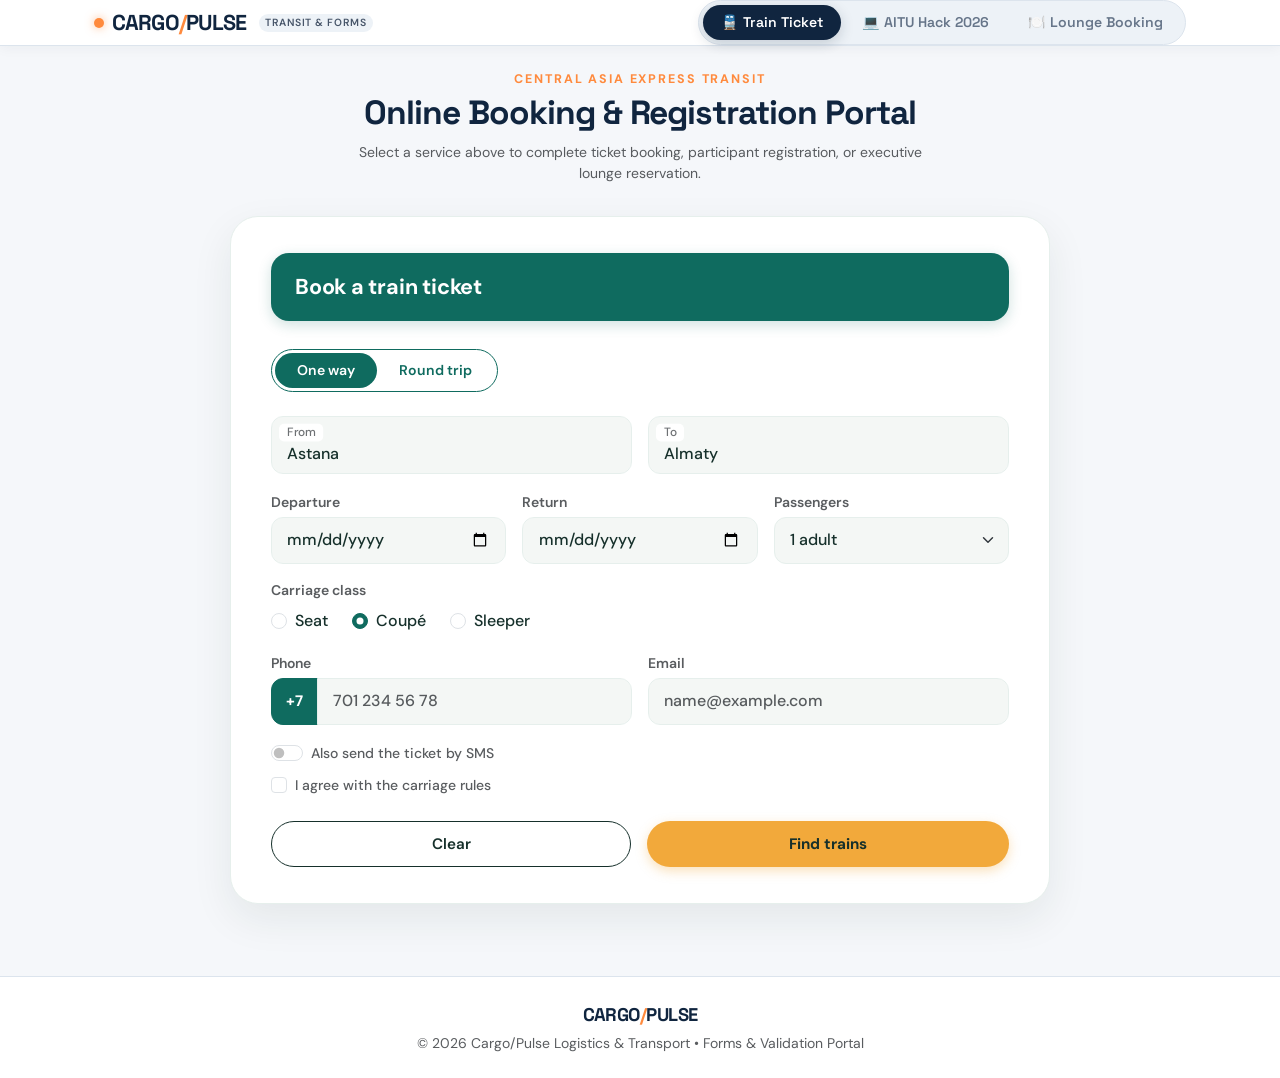
<file: index.html>
<!DOCTYPE html>
<html lang="en">
<head>
  <meta charset="UTF-8">
  <meta name="viewport" content="width=device-width, initial-scale=1.0">
  <title>SPEED CARGO — Forms & Validation | Assignment #4</title>

  <link href="https://cdn.jsdelivr.net/npm/bootstrap@5.3.3/dist/css/bootstrap.min.css" rel="stylesheet" integrity="sha384-QWTKZyjpPEjISv5WaRU9OFeRpok6YctnYmDr5pNlyT2bRjXh0JMhjY6hW+ALEwIH" crossorigin="anonymous">

  <link rel="stylesheet" href="css/custom.css">

  <style>
    .tab-content-pane {
      display: none;
    }
    .tab-content-pane.active {
      display: block;
    }
  </style>
</head>
<body>

  <header class="cargo-nav py-2.5 sticky-top">
    <div class="container px-3 px-md-4 d-flex flex-wrap align-items-center justify-content-between gap-3">
      <a class="navbar-brand text-decoration-none d-flex align-items-center gap-2 m-0" href="index.html">
        <span style="display:inline-block; width:10px; height:10px; background-color:#FF8A3D; border-radius:50%; box-shadow: 0 0 10px rgba(255,138,61,0.6);"></span>
        <span class="cargo-brand-text">CARGO<span>/</span>PULSE</span>
        <span class="badge rounded-pill text-uppercase ms-1" style="font-size: 0.65rem; background-color: #EDF2F7; color: #475569; letter-spacing: 0.05em; font-weight: 600;">Transit &amp; Forms</span>
      </a>

      <nav class="cargo-tabs-wrapper d-flex align-items-center flex-wrap gap-1">
        <button type="button" class="cargo-nav-link active border-0" onclick="showTab('train')">🚆 Train Ticket</button>
        <button type="button" class="cargo-nav-link border-0" onclick="showTab('hackathon')">💻 AITU Hack 2026</button>
        <button type="button" class="cargo-nav-link border-0" onclick="showTab('cafe')">🍽️ Lounge Booking</button>
      </nav>
    </div>
  </header>

  <div class="text-center pt-4 pb-2 px-3">
    <div class="text-uppercase fw-bold" style="letter-spacing: 0.15em; color: #FF8A3D; font-size: 0.78rem;">Central Asia Express Transit</div>
    <h1 class="fw-bold mt-1 mb-2" style="font-family: 'Space Grotesk', sans-serif; color: #10253F; font-size: 2.1rem; letter-spacing: -0.03em;">Online Booking &amp; Registration Portal</h1>
    <p class="text-muted small mx-auto mb-0" style="max-width: 580px;">Select a service above to complete ticket booking, participant registration, or executive lounge reservation.</p>
  </div>

  <main class="container py-4">

    <div id="tab-train" class="tab-content-pane active">
      <div class="train-booking-wrapper">

        <div class="train-card" style="color: #16302B;">

          <div class="train-header-banner">
            Book a train ticket
          </div>

          <form action="#" method="post">

            <div class="mb-4">
              <div class="trip-type-segmented" role="radiogroup" aria-label="Trip type selection">
                <input type="radio" class="btn-check" name="tripType" id="oneWay" value="oneWay" checked required>
                <label class="btn btn-trip" for="oneWay">One way</label>

                <input type="radio" class="btn-check" name="tripType" id="roundTrip" value="roundTrip" required>
                <label class="btn btn-trip" for="roundTrip">Round trip</label>
              </div>
            </div>

            <div class="row g-3 mb-3">
              <div class="col-12 col-md-6">
                <div class="form-floating">
                  <input type="text" class="form-control" id="fromStation" name="fromStation" placeholder="Astana" value="Astana" required>
                  <label for="fromStation">From</label>
                </div>
              </div>
              <div class="col-12 col-md-6">
                <div class="form-floating">
                  <input type="text" class="form-control" id="toStation" name="toStation" placeholder="Almaty" value="Almaty" required>
                  <label for="toStation">To</label>
                </div>
              </div>
            </div>

            <div class="row g-3 mb-3">
              <div class="col-12 col-md-4">
                <label for="departureDate" class="form-label small text-muted fw-semibold mb-1">Departure</label>
                <input type="date" class="form-control" id="departureDate" name="departureDate" required>
              </div>
              <div class="col-12 col-md-4">
                <label for="returnDate" class="form-label small text-muted fw-semibold mb-1">Return</label>
                <input type="date" class="form-control" id="returnDate" name="returnDate">
              </div>
              <div class="col-12 col-md-4">
                <label for="passengersCount" class="form-label small text-muted fw-semibold mb-1">Passengers</label>
                <select class="form-select" id="passengersCount" name="passengersCount" required>
                  <option value="1 adult" selected>1 adult</option>
                  <option value="2 adults">2 adults</option>
                  <option value="3 adults">3 adults</option>
                  <option value="4 adults">4 adults</option>
                  <option value="5 adults">5 adults</option>
                  <option value="6 adults">6 adults</option>
                </select>
              </div>
            </div>

            <div class="mb-3">
              <div id="carriageClassLegend" class="form-label small text-muted fw-semibold mb-2">Carriage class</div>
              <div class="d-flex flex-wrap gap-4" role="radiogroup" aria-labelledby="carriageClassLegend">
                <div class="form-check">
                  <input class="form-check-input" type="radio" name="carriageClass" id="classSeat" value="Seat" required>
                  <label class="form-check-label" for="classSeat">Seat</label>
                </div>
                <div class="form-check">
                  <input class="form-check-input" type="radio" name="carriageClass" id="classCoupe" value="Coupe" checked required>
                  <label class="form-check-label" for="classCoupe">Coupé</label>
                </div>
                <div class="form-check">
                  <input class="form-check-input" type="radio" name="carriageClass" id="classSleeper" value="Sleeper" required>
                  <label class="form-check-label" for="classSleeper">Sleeper</label>
                </div>
              </div>
            </div>

            <div class="row g-3 mb-3">
              <div class="col-12 col-md-6">
                <label for="phoneInput" class="form-label small text-muted fw-semibold mb-1">Phone</label>
                <div class="input-group">
                  <span class="input-group-text custom-prefix-box" id="phonePrefix">+7</span>
                  <input type="tel" class="form-control" id="phoneInput" name="phone" placeholder="701 234 56 78" aria-describedby="phonePrefix" required>
                </div>
              </div>
              <div class="col-12 col-md-6">
                <label for="emailInput" class="form-label small text-muted fw-semibold mb-1">Email</label>
                <input type="email" class="form-control" id="emailInput" name="email" placeholder="name@example.com" required>
              </div>
            </div>

            <div class="form-check form-switch mb-2">
              <input class="form-check-input" type="checkbox" role="switch" id="smsTicket" name="smsTicket">
              <label class="form-check-label small text-muted" for="smsTicket">Also send the ticket by SMS</label>
            </div>

            <div class="form-check mb-4">
              <input class="form-check-input" type="checkbox" id="carriageRules" name="carriageRules" required>
              <label class="form-check-label small text-muted" for="carriageRules">I agree with the carriage rules</label>
            </div>

            <div class="d-flex flex-column-reverse flex-md-row justify-content-md-end gap-2 gap-md-3 mt-4">
              <button type="reset" class="btn btn-clear w-100 w-md-auto">Clear</button>
              <button type="submit" class="btn btn-find-trains w-100 w-md-auto">Find trains</button>
            </div>

          </form>

        </div>

      </div>
    </div>

    <div id="tab-hackathon" class="tab-content-pane">
      <div class="task2-wrapper">

        <div class="task2-card mb-5" style="color: #16302B;">
          <h2 class="h4 fw-bold mb-2 text-center" style="font-family: 'Space Grotesk', sans-serif; color: #10253F;">Registration for AITU Hack 2026</h2>
          <p class="text-muted small text-center mb-4">Participant credentials &amp; team verification form</p>

          <form class="task2-form" action="#" method="post">
            <div class="row g-3">

              <div class="col-12 col-md-6">
                <label for="tab2FullName" class="form-label fw-semibold small">Full name <span class="text-danger">*</span></label>
                <input type="text" class="form-control" id="tab2FullName" name="fullName" minlength="2" maxlength="40" placeholder="e.g. Anna-Maria Lee" required>
                <div class="invalid-feedback">Must be between 2 and 40 characters.</div>
              </div>

              <div class="col-12 col-md-6">
                <label for="tab2Email" class="form-label fw-semibold small">University email <span class="text-danger">*</span></label>
                <input type="email" class="form-control" id="tab2Email" name="universityEmail" placeholder="e.g. a.fedenko@astanait.edu.kz" required>
                <div class="invalid-feedback">Please provide a valid email address.</div>
              </div>

              <div class="col-12 col-md-4">
                <label for="tab2Age" class="form-label fw-semibold small">Age <span class="text-danger">*</span></label>
                <input type="number" class="form-control" id="tab2Age" name="studentAge" min="16" max="30" step="1" placeholder="16–30" required>
                <div class="invalid-feedback">Must be a whole number between 16 and 30.</div>
              </div>

              <div class="col-12 col-md-4">
                <label for="tab2TeamSize" class="form-label fw-semibold small">Team size <span class="text-danger">*</span></label>
                <input type="number" class="form-control" id="tab2TeamSize" name="teamSize" min="1" max="4" step="1" placeholder="1–4" required>
                <div class="invalid-feedback">Team size must be a whole number from 1 to 4.</div>
              </div>

              <div class="col-12 col-md-4">
                <label for="tab2Track" class="form-label fw-semibold small">Track <span class="text-danger">*</span></label>
                <select class="form-select" id="tab2Track" name="hackTrack" required>
                  <option value="" disabled selected hidden>Choose...</option>
                  <option value="Web">Web</option>
                  <option value="Mobile">Mobile</option>
                  <option value="AI">AI</option>
                  <option value="GameDev">GameDev</option>
                </select>
                <div class="invalid-feedback">Please choose a track.</div>
              </div>

              <div class="col-12 col-md-6">
                <label for="tab2Arrival" class="form-label fw-semibold small">Arrival day <span class="text-danger">*</span></label>
                <input type="date" class="form-control" id="tab2Arrival" name="arrivalDay" min="2026-11-20" max="2026-11-22" required>
                <div class="invalid-feedback">Arrival must be between 20 and 22 November 2026.</div>
              </div>

              <div class="col-12 col-md-6">
                <label for="tab2Checkin" class="form-label fw-semibold small">Check-in time <span class="text-danger">*</span></label>
                <input type="time" class="form-control" id="tab2Checkin" name="checkinTime" min="09:00" max="18:00" step="1800" required>
                <div class="invalid-feedback">Time must be 09:00–18:00 in 30-minute steps.</div>
              </div>

              <div class="col-12 col-md-6">
                <label for="tab2Fee" class="form-label fw-semibold small">Entry fee (₸) <span class="text-danger">*</span></label>
                <input type="number" class="form-control" id="tab2Fee" name="entryFee" min="0" max="5000" step="500" placeholder="0–5000 (steps of 500)" required>
                <div class="invalid-feedback">Fee must be 0–5000 ₸ in steps of 500 ₸.</div>
              </div>

              <div class="col-12 col-md-6">
                <fieldset>
                  <legend class="form-label fw-semibold small mb-2 pt-0">Experience level <span class="text-danger">*</span></legend>
                  <div class="d-flex flex-wrap gap-3">
                    <div class="form-check">
                      <input class="form-check-input" type="radio" name="tab2Exp" id="tab2Exp1" value="Beginner" required>
                      <label class="form-check-label" for="tab2Exp1">Beginner</label>
                    </div>
                    <div class="form-check">
                      <input class="form-check-input" type="radio" name="tab2Exp" id="tab2Exp2" value="Intermediate" required>
                      <label class="form-check-label" for="tab2Exp2">Intermediate</label>
                    </div>
                    <div class="form-check">
                      <input class="form-check-input" type="radio" name="tab2Exp" id="tab2Exp3" value="Advanced" required>
                      <label class="form-check-label" for="tab2Exp3">Advanced</label>
                    </div>
                  </div>
                </fieldset>
              </div>

              <div class="col-12 col-md-6">
                <label for="tab2Github" class="form-label fw-semibold small">GitHub profile <span class="text-muted fw-normal">(optional)</span></label>
                <input type="url" class="form-control" id="tab2Github" name="githubProfile" placeholder="https://github.com/username">
                <div class="invalid-feedback">Must be a full valid link (e.g. https://github.com/...).</div>
              </div>

              <div class="col-12 col-md-6">
                <label for="tab2Pass" class="form-label fw-semibold small">Password <span class="text-danger">*</span></label>
                <input type="password" class="form-control" id="tab2Pass" name="accountPassword" minlength="8" maxlength="20" placeholder="8–20 characters" required>
                <div class="invalid-feedback">Password must be 8–20 characters.</div>
              </div>

              <div class="col-12">
                <label for="tab2Motivation" class="form-label fw-semibold small">Motivation <span class="text-danger">*</span></label>
                <textarea class="form-control" id="tab2Motivation" name="motivationText" rows="3" minlength="50" maxlength="300" placeholder="50 to 300 characters..." required></textarea>
                <div class="invalid-feedback">Motivation must be 50–300 characters.</div>
              </div>

              <div class="col-12">
                <div class="form-check">
                  <input class="form-check-input" type="checkbox" id="tab2Rules" name="rulesAgreement" required>
                  <label class="form-check-label small fw-semibold" for="tab2Rules">
                    I agree to the hackathon rules <span class="text-danger">*</span>
                  </label>
                  <div class="invalid-feedback">You must tick this checkbox.</div>
                </div>
              </div>

              <div class="col-12 mt-4 text-end">
                <button type="reset" class="btn btn-outline-secondary rounded-pill px-4 me-2">Reset</button>
                <button type="submit" class="btn btn-success rounded-pill px-5 fw-bold shadow-sm">Submit</button>
              </div>

            </div>
          </form>
        </div>

      </div>
    </div>

    <div id="tab-cafe" class="tab-content-pane">
      <div class="task3-wrapper">

        <div class="task3-card mb-5" style="color: #16302B;">
          <h2 class="h4 fw-bold mb-2 text-center" style="font-family: 'Space Grotesk', sans-serif; color: #10253F;">Executive Lounge Table Reservation</h2>
          <p class="text-muted small text-center mb-4">Rebuilt with Bootstrap 5 • 100% W3C Valid • Fully Keyboard Accessible</p>

          <form action="#" method="post">
            <div class="row g-3">
              <div class="col-12 col-sm-6">
                <label for="tab3Name" class="form-label fw-semibold small">Your Name <span class="text-danger">*</span></label>
                <input type="text" class="form-control" id="tab3Name" name="customerName" placeholder="Your name" required autocomplete="name">
              </div>
              <div class="col-12 col-sm-6">
                <label for="tab3Email" class="form-label fw-semibold small">Email Address <span class="text-danger">*</span></label>
                <input type="email" class="form-control" id="tab3Email" name="customerEmail" placeholder="Email" required autocomplete="email">
              </div>
              <div class="col-12 col-sm-6">
                <label for="tab3Phone" class="form-label fw-semibold small">Phone <span class="text-danger">*</span></label>
                <input type="tel" class="form-control" id="tab3Phone" name="phone" placeholder="Phone" required autocomplete="tel">
              </div>
              <div class="col-12 col-sm-6">
                <label for="tab3Guests" class="form-label fw-semibold small">Guests <span class="text-danger">*</span></label>
                <input type="number" class="form-control" id="tab3Guests" name="guests" min="1" max="30" step="1" value="2" required>
              </div>
              <div class="col-12 col-sm-6">
                <label for="tab3Date" class="form-label fw-semibold small">Date <span class="text-danger">*</span></label>
                <input type="date" class="form-control" id="tab3Date" name="date" required>
              </div>
              <div class="col-12 col-sm-6">
                <label for="tab3Meal" class="form-label fw-semibold small">Meal <span class="text-danger">*</span></label>
                <select class="form-select" id="tab3Meal" name="meal" required>
                  <option value="" disabled selected hidden>Choose...</option>
                  <option value="Lunch">Lunch</option>
                  <option value="Dinner">Dinner</option>
                </select>
              </div>
              <div class="col-12">
                <fieldset>
                  <legend class="form-label fw-semibold small mb-2 pt-0">Seating:</legend>
                  <div class="d-flex flex-wrap gap-4">
                    <div class="form-check">
                      <input class="form-check-input" type="radio" name="seatingTab3" id="tab3Inside" value="Inside" checked required>
                      <label class="form-check-label" for="tab3Inside">Inside</label>
                    </div>
                    <div class="form-check">
                      <input class="form-check-input" type="radio" name="seatingTab3" id="tab3Terrace" value="Terrace" required>
                      <label class="form-check-label" for="tab3Terrace">Terrace</label>
                    </div>
                  </div>
                </fieldset>
              </div>
              <div class="col-12">
                <label for="tab3Comments" class="form-label fw-semibold small">Comments</label>
                <textarea class="form-control" id="tab3Comments" name="comments" rows="3" placeholder="Comments"></textarea>
              </div>
              <div class="col-12">
                <div class="form-check">
                  <input class="form-check-input" type="checkbox" id="tab3Terms" name="terms" required>
                  <label class="form-check-label small fw-semibold" for="tab3Terms">
                    I agree to the terms <span class="text-danger">*</span>
                  </label>
                </div>
              </div>
              <div class="col-12 mt-4 text-end">
                <button type="submit" class="btn btn-primary rounded-pill px-5 fw-bold shadow-sm">Reserve</button>
              </div>
            </div>
          </form>
        </div>

      </div>
    </div>

  </main>

  <footer class="cargo-footer text-center py-4 mt-5">
    <div class="container">
      <div class="fw-bold mb-1" style="font-family: 'Space Grotesk', sans-serif; color: #10253F; font-size: 1.15rem; letter-spacing: -0.03em;">
        CARGO<span style="color:#FF8A3D;">/</span>PULSE
      </div>
      <div class="text-muted small">
        &copy; 2026 Cargo/Pulse Logistics &amp; Transport • Forms &amp; Validation Portal
      </div>
    </div>
  </footer>

  <script>
    function showTab(tabId) {
      document.querySelectorAll('.tab-content-pane').forEach(el => el.classList.remove('active'));
      document.querySelectorAll('.cargo-nav-link').forEach(el => el.classList.remove('active'));

      const pane = document.getElementById('tab-' + tabId);
      if (pane) pane.classList.add('active');

      const btns = document.querySelectorAll('.cargo-nav-link');
      if (tabId === 'train') btns[0].classList.add('active');
      if (tabId === 'hackathon') btns[1].classList.add('active');
      if (tabId === 'cafe') btns[2].classList.add('active');
    }
  </script>

</body>
</html>
</file>
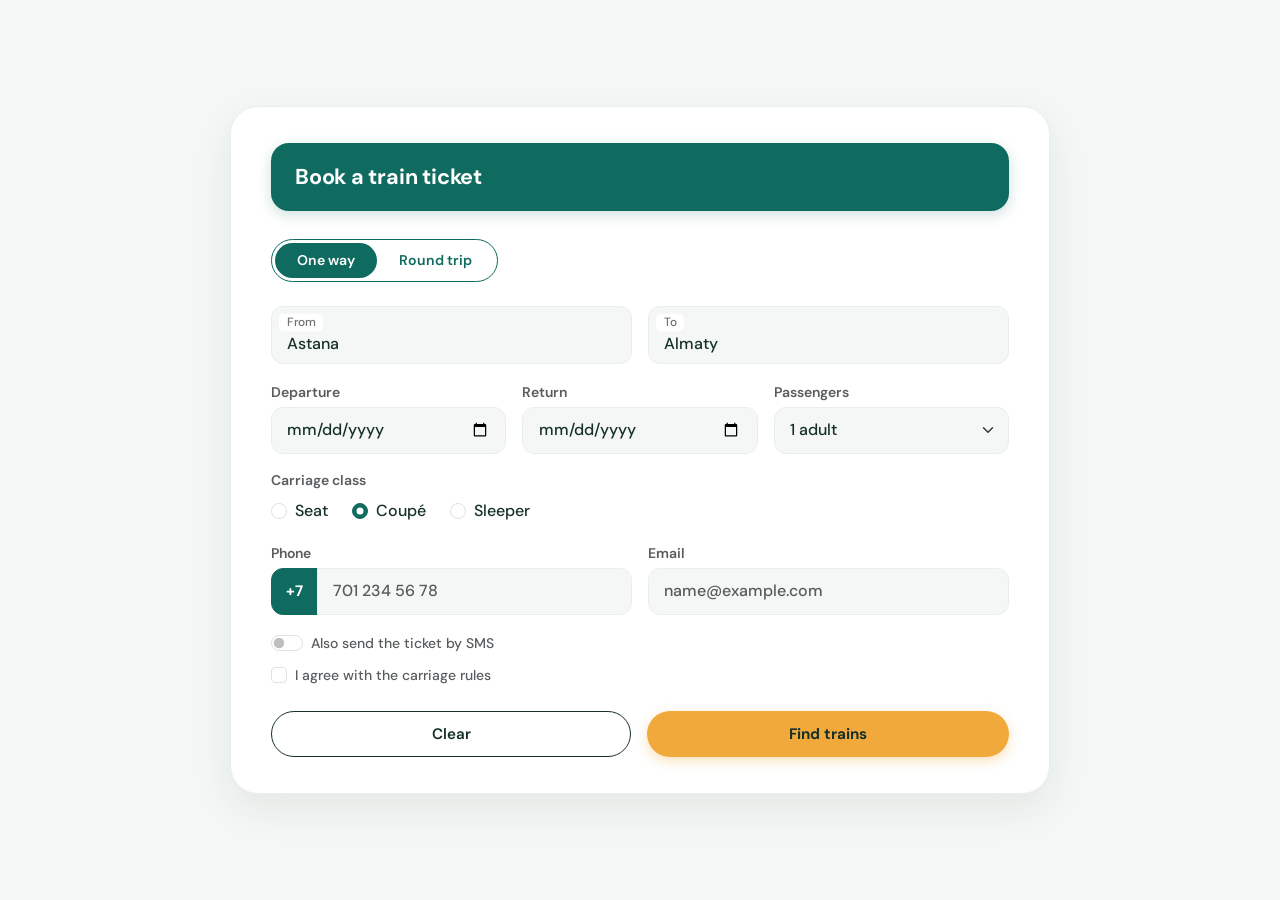
<file: task1.html>
<!DOCTYPE html>
<html lang="en">
<head>
  <meta charset="UTF-8">
  <meta name="viewport" content="width=device-width, initial-scale=1.0">
  <title>Book a train ticket</title>

  <link href="https://cdn.jsdelivr.net/npm/bootstrap@5.3.3/dist/css/bootstrap.min.css" rel="stylesheet" integrity="sha384-QWTKZyjpPEjISv5WaRU9OFeRpok6YctnYmDr5pNlyT2bRjXh0JMhjY6hW+ALEwIH" crossorigin="anonymous">

  <link rel="stylesheet" href="css/custom.css">
</head>
<body style="background-color: #F4F7F5; min-height: 100vh; display: flex; align-items: center; justify-content: center; padding: 20px 12px;">

  <div class="train-booking-wrapper w-100">

    <div class="train-card">

      <div class="train-header-banner">
        Book a train ticket
      </div>

      <form action="#" method="post">

        <div class="mb-4">
          <div class="trip-type-segmented" role="radiogroup" aria-label="Trip type selection">
            <input type="radio" class="btn-check" name="tripType" id="oneWay" value="oneWay" checked required>
            <label class="btn btn-trip" for="oneWay">One way</label>

            <input type="radio" class="btn-check" name="tripType" id="roundTrip" value="roundTrip" required>
            <label class="btn btn-trip" for="roundTrip">Round trip</label>
          </div>
        </div>

        <div class="row g-3 mb-3">
          <div class="col-12 col-md-6">
            <div class="form-floating">
              <input type="text" class="form-control" id="fromStation" name="fromStation" placeholder="Astana" value="Astana" required>
              <label for="fromStation">From</label>
            </div>
          </div>
          <div class="col-12 col-md-6">
            <div class="form-floating">
              <input type="text" class="form-control" id="toStation" name="toStation" placeholder="Almaty" value="Almaty" required>
              <label for="toStation">To</label>
            </div>
          </div>
        </div>

        <div class="row g-3 mb-3">
          <div class="col-12 col-md-4">
            <label for="departureDate" class="form-label small text-muted fw-semibold mb-1">Departure</label>
            <input type="date" class="form-control" id="departureDate" name="departureDate" required>
          </div>
          <div class="col-12 col-md-4">
            <label for="returnDate" class="form-label small text-muted fw-semibold mb-1">Return</label>
            <input type="date" class="form-control" id="returnDate" name="returnDate">
          </div>
          <div class="col-12 col-md-4">
            <label for="passengersCount" class="form-label small text-muted fw-semibold mb-1">Passengers</label>
            <select class="form-select" id="passengersCount" name="passengersCount" required>
              <option value="1 adult" selected>1 adult</option>
              <option value="2 adults">2 adults</option>
              <option value="3 adults">3 adults</option>
              <option value="4 adults">4 adults</option>
              <option value="5 adults">5 adults</option>
              <option value="6 adults">6 adults</option>
            </select>
          </div>
        </div>

        <div class="mb-3">
          <div id="carriageClassLegend" class="form-label small text-muted fw-semibold mb-2">Carriage class</div>
          <div class="d-flex flex-wrap gap-4" role="radiogroup" aria-labelledby="carriageClassLegend">
            <div class="form-check">
              <input class="form-check-input" type="radio" name="carriageClass" id="classSeat" value="Seat" required>
              <label class="form-check-label" for="classSeat">Seat</label>
            </div>
            <div class="form-check">
              <input class="form-check-input" type="radio" name="carriageClass" id="classCoupe" value="Coupe" checked required>
              <label class="form-check-label" for="classCoupe">Coupé</label>
            </div>
            <div class="form-check">
              <input class="form-check-input" type="radio" name="carriageClass" id="classSleeper" value="Sleeper" required>
              <label class="form-check-label" for="classSleeper">Sleeper</label>
            </div>
          </div>
        </div>

        <div class="row g-3 mb-3">
          <div class="col-12 col-md-6">
            <label for="phoneInput" class="form-label small text-muted fw-semibold mb-1">Phone</label>
            <div class="input-group">
              <span class="input-group-text custom-prefix-box" id="phonePrefix">+7</span>
              <input type="tel" class="form-control" id="phoneInput" name="phone" placeholder="701 234 56 78" aria-describedby="phonePrefix" required>
            </div>
          </div>
          <div class="col-12 col-md-6">
            <label for="emailInput" class="form-label small text-muted fw-semibold mb-1">Email</label>
            <input type="email" class="form-control" id="emailInput" name="email" placeholder="name@example.com" required>
          </div>
        </div>

        <div class="form-check form-switch mb-2">
          <input class="form-check-input" type="checkbox" role="switch" id="smsTicket" name="smsTicket">
          <label class="form-check-label small text-muted" for="smsTicket">Also send the ticket by SMS</label>
        </div>

        <div class="form-check mb-4">
          <input class="form-check-input" type="checkbox" id="carriageRules" name="carriageRules" required>
          <label class="form-check-label small text-muted" for="carriageRules">I agree with the carriage rules</label>
        </div>

        <div class="d-flex flex-column-reverse flex-md-row justify-content-md-end gap-2 gap-md-3 mt-4">
          <button type="reset" class="btn btn-clear w-100 w-md-auto">Clear</button>
          <button type="submit" class="btn btn-find-trains w-100 w-md-auto">Find trains</button>
        </div>

      </form>

    </div>

  </div>

</body>
</html>
</file>
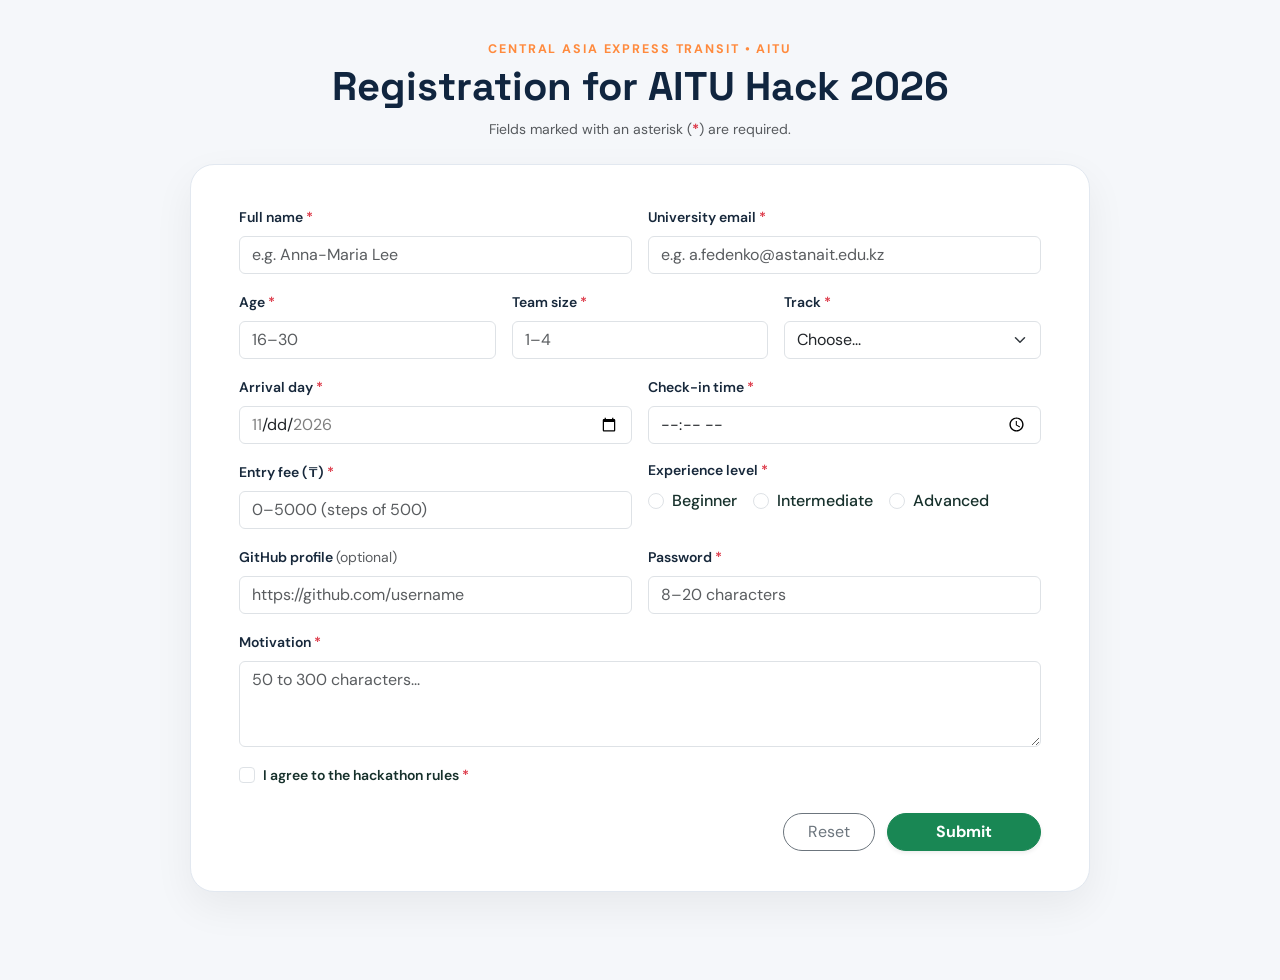
<file: task2.html>
<!DOCTYPE html>
<html lang="en">
<head>
  <meta charset="UTF-8">
  <meta name="viewport" content="width=device-width, initial-scale=1.0">
  <title>AITU Hack 2026 — Registration</title>

  <link href="https://cdn.jsdelivr.net/npm/bootstrap@5.3.3/dist/css/bootstrap.min.css" rel="stylesheet" integrity="sha384-QWTKZyjpPEjISv5WaRU9OFeRpok6YctnYmDr5pNlyT2bRjXh0JMhjY6hW+ALEwIH" crossorigin="anonymous">

  <link rel="stylesheet" href="css/custom.css">
</head>
<body style="background-color: #F5F7FA; min-height: 100vh; padding: 40px 14px;">

  <div class="task2-wrapper">

    <div class="text-center mb-4">
      <div class="text-uppercase fw-bold" style="letter-spacing: 0.15em; color: #FF8A3D; font-size: 0.78rem;">Central Asia Express Transit • AITU</div>
      <h1 class="fw-bold mt-1 mb-2" style="font-family: 'Space Grotesk', sans-serif; color: #10253F;">Registration for AITU Hack 2026</h1>
      <p class="text-muted small">Fields marked with an asterisk (<span class="text-danger fw-bold">*</span>) are required.</p>
    </div>

    <div class="task2-card mb-5">

      <form class="task2-form" action="#" method="post">

        <div class="row g-3">

          <div class="col-12 col-md-6">
            <label for="fullName" class="form-label fw-semibold small">Full name <span class="text-danger">*</span></label>
            <input type="text" class="form-control" id="fullName" name="fullName" minlength="2" maxlength="40" placeholder="e.g. Anna-Maria Lee" required>
            <div class="invalid-feedback">Must be between 2 and 40 characters.</div>
          </div>

          <div class="col-12 col-md-6">
            <label for="universityEmail" class="form-label fw-semibold small">University email <span class="text-danger">*</span></label>
            <input type="email" class="form-control" id="universityEmail" name="universityEmail" placeholder="e.g. a.fedenko@astanait.edu.kz" required>
            <div class="invalid-feedback">Please provide a valid email address.</div>
          </div>

          <div class="col-12 col-md-4">
            <label for="studentAge" class="form-label fw-semibold small">Age <span class="text-danger">*</span></label>
            <input type="number" class="form-control" id="studentAge" name="studentAge" min="16" max="30" step="1" placeholder="16–30" required>
            <div class="invalid-feedback">Must be a whole number between 16 and 30.</div>
          </div>

          <div class="col-12 col-md-4">
            <label for="teamSize" class="form-label fw-semibold small">Team size <span class="text-danger">*</span></label>
            <input type="number" class="form-control" id="teamSize" name="teamSize" min="1" max="4" step="1" placeholder="1–4" required>
            <div class="invalid-feedback">Team size must be a whole number from 1 to 4.</div>
          </div>

          <div class="col-12 col-md-4">
            <label for="hackTrack" class="form-label fw-semibold small">Track <span class="text-danger">*</span></label>
            <select class="form-select" id="hackTrack" name="hackTrack" required>
              <option value="" disabled selected hidden>Choose...</option>
              <option value="Web">Web</option>
              <option value="Mobile">Mobile</option>
              <option value="AI">AI</option>
              <option value="GameDev">GameDev</option>
            </select>
            <div class="invalid-feedback">Please choose a track.</div>
          </div>

          <div class="col-12 col-md-6">
            <label for="arrivalDay" class="form-label fw-semibold small">Arrival day <span class="text-danger">*</span></label>
            <input type="date" class="form-control" id="arrivalDay" name="arrivalDay" min="2026-11-20" max="2026-11-22" required>
            <div class="invalid-feedback">Arrival must be between 20 and 22 November 2026.</div>
          </div>

          <div class="col-12 col-md-6">
            <label for="checkinTime" class="form-label fw-semibold small">Check-in time <span class="text-danger">*</span></label>
            <input type="time" class="form-control" id="checkinTime" name="checkinTime" min="09:00" max="18:00" step="1800" required>
            <div class="invalid-feedback">Time must be 09:00–18:00 in 30-minute steps.</div>
          </div>

          <div class="col-12 col-md-6">
            <label for="entryFee" class="form-label fw-semibold small">Entry fee (₸) <span class="text-danger">*</span></label>
            <input type="number" class="form-control" id="entryFee" name="entryFee" min="0" max="5000" step="500" placeholder="0–5000 (steps of 500)" required>
            <div class="invalid-feedback">Fee must be 0–5000 ₸ in steps of 500 ₸.</div>
          </div>

          <div class="col-12 col-md-6">
            <fieldset>
              <legend class="form-label fw-semibold small mb-2 pt-0">Experience level <span class="text-danger">*</span></legend>
              <div class="d-flex flex-wrap gap-3">
                <div class="form-check">
                  <input class="form-check-input" type="radio" name="experienceLevel" id="expBeginner" value="Beginner" required>
                  <label class="form-check-label" for="expBeginner">Beginner</label>
                </div>
                <div class="form-check">
                  <input class="form-check-input" type="radio" name="experienceLevel" id="expIntermediate" value="Intermediate" required>
                  <label class="form-check-label" for="expIntermediate">Intermediate</label>
                </div>
                <div class="form-check">
                  <input class="form-check-input" type="radio" name="experienceLevel" id="expAdvanced" value="Advanced" required>
                  <label class="form-check-label" for="expAdvanced">Advanced</label>
                </div>
              </div>
            </fieldset>
          </div>

          <div class="col-12 col-md-6">
            <label for="githubProfile" class="form-label fw-semibold small">GitHub profile <span class="text-muted fw-normal">(optional)</span></label>
            <input type="url" class="form-control" id="githubProfile" name="githubProfile" placeholder="https://github.com/username">
            <div class="invalid-feedback">Must be a full valid link (e.g. https://github.com/...).</div>
          </div>

          <div class="col-12 col-md-6">
            <label for="accountPassword" class="form-label fw-semibold small">Password <span class="text-danger">*</span></label>
            <input type="password" class="form-control" id="accountPassword" name="accountPassword" minlength="8" maxlength="20" placeholder="8–20 characters" required>
            <div class="invalid-feedback">Password must be 8–20 characters.</div>
          </div>

          <div class="col-12">
            <label for="motivationText" class="form-label fw-semibold small">Motivation <span class="text-danger">*</span></label>
            <textarea class="form-control" id="motivationText" name="motivationText" rows="3" minlength="50" maxlength="300" placeholder="50 to 300 characters..." required></textarea>
            <div class="invalid-feedback">Motivation must be 50–300 characters.</div>
          </div>

          <div class="col-12">
            <div class="form-check">
              <input class="form-check-input" type="checkbox" id="rulesAgreement" name="rulesAgreement" required>
              <label class="form-check-label small fw-semibold" for="rulesAgreement">
                I agree to the hackathon rules <span class="text-danger">*</span>
              </label>
              <div class="invalid-feedback">You must tick this checkbox.</div>
            </div>
          </div>

          <div class="col-12 mt-4 text-end">
            <button type="reset" class="btn btn-outline-secondary rounded-pill px-4 me-2">Reset</button>
            <button type="submit" class="btn btn-success rounded-pill px-5 fw-bold shadow-sm">Submit</button>
          </div>

        </div>

      </form>

    </div>

  </div>

</body>
</html>
</file>
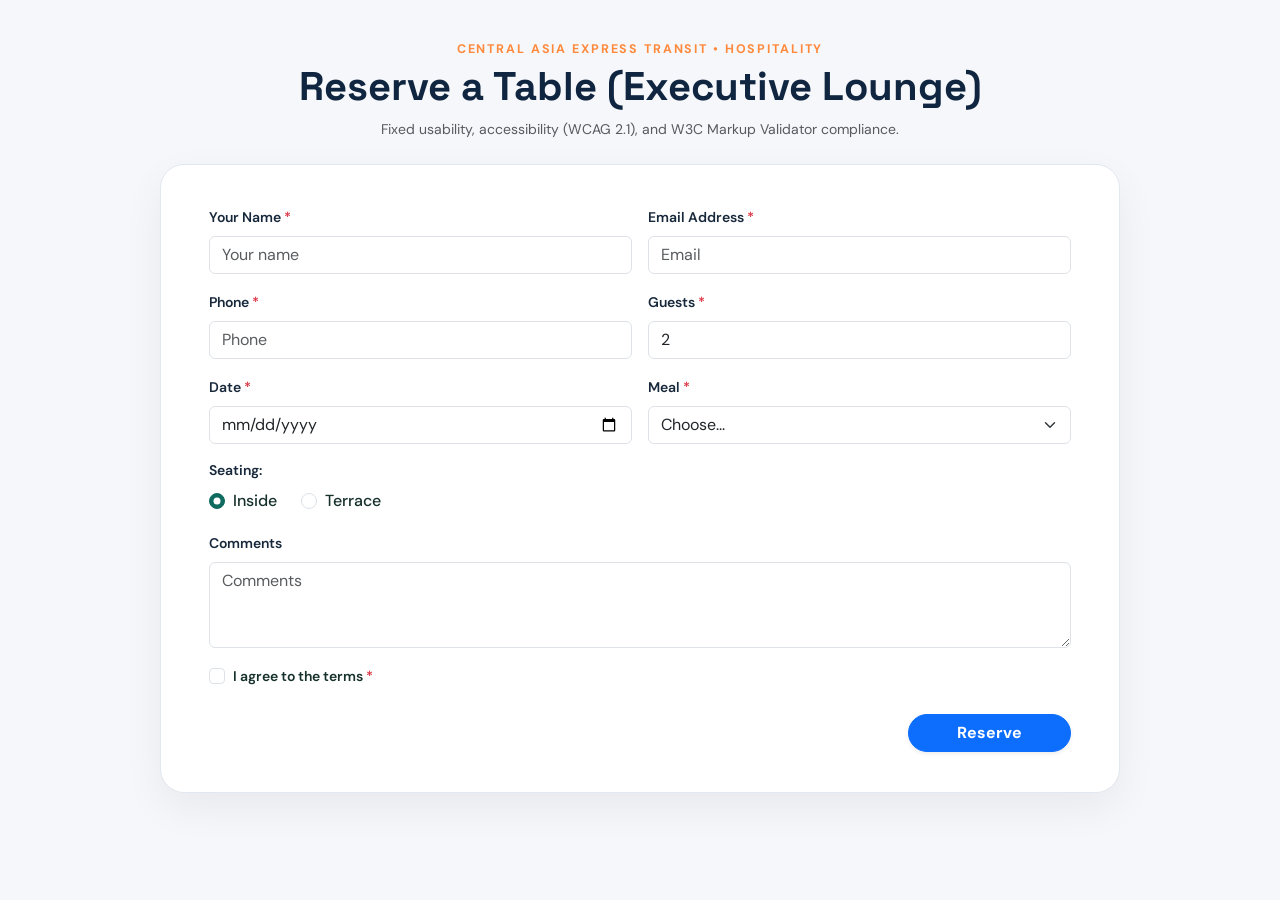
<file: task3.html>
<!DOCTYPE html>
<html lang="en">
<head>
  <meta charset="UTF-8">
  <meta name="viewport" content="width=device-width, initial-scale=1.0">
  <title>Reserve a Table — Fixed Form</title>

  <link href="https://cdn.jsdelivr.net/npm/bootstrap@5.3.3/dist/css/bootstrap.min.css" rel="stylesheet" integrity="sha384-QWTKZyjpPEjISv5WaRU9OFeRpok6YctnYmDr5pNlyT2bRjXh0JMhjY6hW+ALEwIH" crossorigin="anonymous">

  <link rel="stylesheet" href="css/custom.css">
</head>
<body style="background-color: #F5F7FA; min-height: 100vh; padding: 40px 14px;">

  <div class="task3-wrapper">

    <div class="text-center mb-4">
      <div class="text-uppercase fw-bold" style="letter-spacing: 0.15em; color: #FF8A3D; font-size: 0.78rem;">Central Asia Express Transit • Hospitality</div>
      <h1 class="fw-bold mt-1 mb-2" style="font-family: 'Space Grotesk', sans-serif; color: #10253F;">Reserve a Table (Executive Lounge)</h1>
      <p class="text-muted small">Fixed usability, accessibility (WCAG 2.1), and W3C Markup Validator compliance.</p>
    </div>

    <div class="task3-card mb-5">
      <form action="#" method="post">

        <div class="row g-3">

          <div class="col-12 col-sm-6">
            <label for="resName" class="form-label fw-semibold small">Your Name <span class="text-danger">*</span></label>
            <input type="text" class="form-control" id="resName" name="customerName" placeholder="Your name" required autocomplete="name">
          </div>

          <div class="col-12 col-sm-6">
            <label for="resEmail" class="form-label fw-semibold small">Email Address <span class="text-danger">*</span></label>
            <input type="email" class="form-control" id="resEmail" name="customerEmail" placeholder="Email" required autocomplete="email">
          </div>

          <div class="col-12 col-sm-6">
            <label for="resPhone" class="form-label fw-semibold small">Phone <span class="text-danger">*</span></label>
            <input type="tel" class="form-control" id="resPhone" name="phone" placeholder="Phone" required autocomplete="tel">
          </div>

          <div class="col-12 col-sm-6">
            <label for="resGuests" class="form-label fw-semibold small">Guests <span class="text-danger">*</span></label>
            <input type="number" class="form-control" id="resGuests" name="guests" min="1" max="30" step="1" value="2" required>
          </div>

          <div class="col-12 col-sm-6">
            <label for="resDate" class="form-label fw-semibold small">Date <span class="text-danger">*</span></label>
            <input type="date" class="form-control" id="resDate" name="date" required>
          </div>

          <div class="col-12 col-sm-6">
            <label for="resMealSlot" class="form-label fw-semibold small">Meal <span class="text-danger">*</span></label>
            <select class="form-select" id="resMealSlot" name="meal" required>
              <option value="" disabled selected hidden>Choose...</option>
              <option value="Lunch">Lunch</option>
              <option value="Dinner">Dinner</option>
            </select>
          </div>

          <div class="col-12">
            <fieldset>
              <legend class="form-label fw-semibold small mb-2 pt-0">Seating:</legend>
              <div class="d-flex flex-wrap gap-4">
                <div class="form-check">
                  <input class="form-check-input" type="radio" name="seating" id="seatingInside" value="Inside" checked required>
                  <label class="form-check-label" for="seatingInside">Inside</label>
                </div>
                <div class="form-check">
                  <input class="form-check-input" type="radio" name="seating" id="seatingTerrace" value="Terrace" required>
                  <label class="form-check-label" for="seatingTerrace">Terrace</label>
                </div>
              </div>
            </fieldset>
          </div>

          <div class="col-12">
            <label for="resComments" class="form-label fw-semibold small">Comments</label>
            <textarea class="form-control" id="resComments" name="comments" rows="3" placeholder="Comments"></textarea>
          </div>

          <div class="col-12">
            <div class="form-check">
              <input class="form-check-input" type="checkbox" id="resTerms" name="terms" required>
              <label class="form-check-label small fw-semibold" for="resTerms">
                I agree to the terms <span class="text-danger">*</span>
              </label>
            </div>
          </div>

          <div class="col-12 mt-4 text-end">
            <button type="submit" class="btn btn-primary rounded-pill px-5 fw-bold shadow-sm">Reserve</button>
          </div>

        </div>

      </form>
    </div>

  </div>

</body>
</html>
</file>
<file: css/custom.css>
@import url('https://fonts.googleapis.com/css2?family=DM+Sans:wght@400;500;600;700&family=Space+Grotesk:wght@500;600;700&family=Montserrat:ital,wght@0,300;0,400;0,500;0,600;0,700;0,800;1,400;1,600&display=swap');

:root {

  --color-teal: #0F6B5F;
  --color-orange: #F2A93B;
  --color-dark: #16302B;
  --color-bg-page: #F5F7FA;
  --color-border-light: #E6EFEC;
  --color-input-bg: #F4F7F5;

  --cargo-navy: #10253F;
  --cargo-blue: #2674D9;
  --cargo-orange: #FF8A3D;
  --cargo-cream: #F5F7FA;
  --cargo-line: #DCE4ED;
  --cargo-text: #17283B;
  --cargo-muted: #667589;
  --cargo-white: #FFFFFF;
}

body {
  font-family: 'DM Sans', 'Montserrat', sans-serif;
  color: var(--cargo-text);
  background-color: var(--cargo-cream);
  min-height: 100vh;
  margin: 0;
  padding: 0;
  -webkit-font-smoothing: antialiased;
}

h1, h2, h3, .brand-font {
  font-family: 'Space Grotesk', sans-serif;
}

*:focus-visible {
  outline: 2px solid var(--cargo-blue);
  outline-offset: 2px;
}

.cargo-nav {
  background-color: var(--cargo-white);
  border-bottom: 1px solid var(--cargo-line);
  box-shadow: 0 2px 12px rgba(16, 37, 63, 0.05);
  position: sticky;
  top: 0;
  z-index: 1030;
  backdrop-filter: blur(8px);
}

.cargo-brand-text {
  font-family: 'Space Grotesk', sans-serif;
  font-weight: 700;
  font-size: 1.35rem;
  letter-spacing: -0.04em;
  color: var(--cargo-navy);
}

.cargo-brand-text span {
  color: var(--cargo-orange);
}

.cargo-tabs-wrapper {
  background-color: #EDF2F7;
  padding: 4px;
  border-radius: 50rem;
  border: 1px solid var(--cargo-line);
}

.cargo-nav-link {
  color: var(--cargo-muted) !important;
  font-family: 'Space Grotesk', sans-serif;
  font-weight: 600;
  font-size: 0.88rem;
  padding: 0.45rem 1.1rem !important;
  border-radius: 50rem;
  background: transparent;
  transition: all 0.2s cubic-bezier(0.16, 1, 0.3, 1);
  text-decoration: none;
}

.cargo-nav-link:hover {
  color: var(--cargo-navy) !important;
}

.cargo-nav-link.active {
  color: #FFFFFF !important;
  background-color: var(--cargo-navy);
  box-shadow: 0 4px 14px rgba(16, 37, 63, 0.18);
}

.cargo-footer {
  background-color: var(--cargo-white);
  border-top: 1px solid var(--cargo-line);
}

.train-booking-wrapper {
  max-width: 820px;
  width: 100%;
  margin: 0 auto;
}

.train-card {
  background-color: #FFFFFF;
  border-radius: 28px;
  box-shadow: 0 15px 40px rgba(22, 48, 43, 0.08);
  border: 1px solid #E6EFEC;
  padding: 24px;
}

@media (max-width: 576px) {
  .train-card {
    padding: 14px 14px;
    border-radius: 18px;
  }
  .train-header-banner {
    padding: 10px 16px;
    font-size: 1.1rem;
    margin-bottom: 14px;
    border-radius: 14px;
  }
  .mb-4 {
    margin-bottom: 0.75rem !important;
  }
  .mb-3 {
    margin-bottom: 0.55rem !important;
  }
  .train-card .form-floating > .form-control {
    height: 3.1rem;
    padding-top: 1.25rem;
    padding-bottom: 0.35rem;
  }
  .train-card .form-floating > label {
    padding: 0.7rem 0.95rem;
  }
  .train-card .form-control,
  .train-card .form-select {
    padding: 0.45rem 0.75rem;
    font-size: 0.88rem;
  }
  .btn-find-trains {
    padding: 9px 24px;
    font-size: 0.9rem;
  }
  .btn-clear {
    padding: 9px 24px;
    font-size: 0.9rem;
  }
}

@media (min-width: 768px) {
  .train-card {
    padding: 36px 40px;
  }
}

.train-header-banner {
  background-color: var(--color-teal);
  color: #FFFFFF;
  border-radius: 18px;
  padding: 18px 24px;
  font-weight: 700;
  font-size: 1.35rem;
  letter-spacing: -0.01em;
  margin-bottom: 28px;
  box-shadow: 0 4px 14px rgba(15, 107, 95, 0.2);
}

.trip-type-segmented {
  display: inline-flex;
  border: 1.5px solid var(--color-teal);
  border-radius: 50rem;
  padding: 3px;
  background-color: #FFFFFF;
  max-width: 100%;
}

.trip-type-segmented .btn-trip {
  border-radius: 50rem !important;
  padding: 7px 22px;
  font-weight: 600;
  font-size: 0.88rem;
  color: var(--color-teal);
  border: none;
  background-color: transparent;
  transition: all 0.2s ease;
}

.trip-type-segmented .btn-check:checked + .btn-trip {
  background-color: var(--color-teal);
  color: #FFFFFF;
}

.trip-type-segmented .btn-check:focus-visible + .btn-trip {
  box-shadow: 0 0 0 3px rgba(15, 107, 95, 0.3);
}

.train-card .form-control,
.train-card .form-select {
  background-color: var(--color-input-bg);
  border: 1.5px solid var(--color-border-light);
  border-radius: 12px;
  color: var(--color-dark);
  font-weight: 500;
  padding: 0.65rem 0.95rem;
  transition: border-color 0.15s ease-in-out, box-shadow 0.15s ease-in-out, background-color 0.15s ease-in-out;
}

.train-card .form-floating > .form-control {
  border-radius: 12px;
  background-color: var(--color-input-bg);
  border: 1.5px solid var(--color-border-light);
  height: calc(3.5rem + 2px);
  line-height: 1.25;
}

.train-card .form-floating > label {
  color: #6C7A76;
  font-weight: 500;
  font-size: 0.88rem;
  padding: 1rem 0.95rem;
}

.train-card .form-control:focus,
.train-card .form-select:focus,
.train-card .form-floating > .form-control:focus {
  background-color: #FFFFFF;
  border-color: var(--color-teal);
  box-shadow: 0 0 0 0.25rem rgba(15, 107, 95, 0.2);
  color: var(--color-dark);
}

.custom-prefix-box {
  background-color: var(--color-teal) !important;
  color: #FFFFFF !important;
  font-weight: 700;
  font-size: 0.95rem;
  border-color: var(--color-teal) !important;
  border-top-left-radius: 12px !important;
  border-bottom-left-radius: 12px !important;
  padding-left: 14px;
  padding-right: 14px;
}

.form-check-input:checked {
  background-color: var(--color-teal);
  border-color: var(--color-teal);
}

.form-check-input:focus {
  border-color: var(--color-teal);
  box-shadow: 0 0 0 0.25rem rgba(15, 107, 95, 0.2);
}

.form-check-label {
  color: var(--color-dark);
  font-weight: 500;
  cursor: pointer;
  user-select: none;
}

.btn-find-trains {
  background-color: var(--color-orange);
  color: var(--color-dark);
  font-weight: 700;
  font-size: 0.95rem;
  border-radius: 50rem;
  padding: 11px 36px;
  border: none;
  transition: transform 0.15s ease, background-color 0.15s ease, box-shadow 0.15s ease;
  box-shadow: 0 4px 12px rgba(242, 169, 59, 0.35);
}

.btn-find-trains:hover {
  background-color: #e59c30;
  color: var(--color-dark);
  transform: translateY(-1px);
  box-shadow: 0 6px 16px rgba(242, 169, 59, 0.45);
}

.btn-find-trains:active {
  transform: translateY(0);
}

.btn-clear {
  background-color: #FFFFFF;
  color: var(--color-dark);
  font-weight: 600;
  font-size: 0.95rem;
  border-radius: 50rem;
  padding: 11px 34px;
  border: 1.5px solid var(--color-dark);
  transition: background-color 0.15s ease, color 0.15s ease;
}

.btn-clear:hover {
  background-color: var(--color-dark);
  color: #FFFFFF;
}

.task2-wrapper {
  max-width: 900px;
  width: 100%;
  margin: 0 auto;
}

.task2-card {
  background: #FFFFFF;
  border-radius: 24px;
  box-shadow: 0 15px 40px rgba(0, 0, 0, 0.06);
  border: 1px solid #E2E8F0;
  padding: 30px;
}

@media (min-width: 768px) {
  .task2-card {
    padding: 40px 48px;
  }
}

.task2-form input:user-invalid,
.task2-form select:user-invalid,
.task2-form textarea:user-invalid {
  border-color: #DC2626 !important;
  box-shadow: 0 0 0 0.2rem rgba(220, 38, 38, 0.15) !important;
}

.task2-form input:user-invalid ~ .invalid-feedback,
.task2-form select:user-invalid ~ .invalid-feedback,
.task2-form textarea:user-invalid ~ .invalid-feedback {
  display: block !important;
  color: #DC2626;
  font-size: 0.82rem;
  font-weight: 500;
  margin-top: 0.35rem;
}

.task2-form input:user-valid:not([type="checkbox"]):not([type="radio"]),
.task2-form select:user-valid,
.task2-form textarea:user-valid {
  border-color: #16A34A !important;
  box-shadow: 0 0 0 0.2rem rgba(22, 163, 74, 0.12) !important;
}

.test-badge-accept {
  background-color: #DCFCE7;
  color: #166534;
  font-size: 0.78rem;
  font-weight: 600;
  padding: 0.2rem 0.55rem;
  border-radius: 6px;
  display: inline-block;
}

.test-badge-reject {
  background-color: #FEE2E2;
  color: #991B1B;
  font-size: 0.78rem;
  font-weight: 600;
  padding: 0.2rem 0.55rem;
  border-radius: 6px;
  display: inline-block;
}

.task3-wrapper {
  max-width: 960px;
  width: 100%;
  margin: 0 auto;
}

.task3-card {
  background: #FFFFFF;
  border-radius: 24px;
  box-shadow: 0 15px 40px rgba(0, 0, 0, 0.06);
  border: 1px solid #E2E8F0;
  padding: 30px;
}

@media (min-width: 768px) {
  .task3-card {
    padding: 40px 48px;
  }
}

.code-preview-box {
  background-color: #1E293B;
  color: #F8FAFC;
  border-radius: 14px;
  padding: 20px;
  font-family: 'Consolas', 'Monaco', 'Courier New', monospace;
  font-size: 0.85rem;
  overflow-x: auto;
}

.problem-table th {
  background-color: #0F172A;
  color: #FFFFFF;
  font-size: 0.85rem;
  font-weight: 600;
  text-transform: uppercase;
  letter-spacing: 0.04em;
  padding: 12px 14px;
}

.problem-table td {
  padding: 12px 14px;
  vertical-align: top;
  font-size: 0.88rem;
}
</file>
